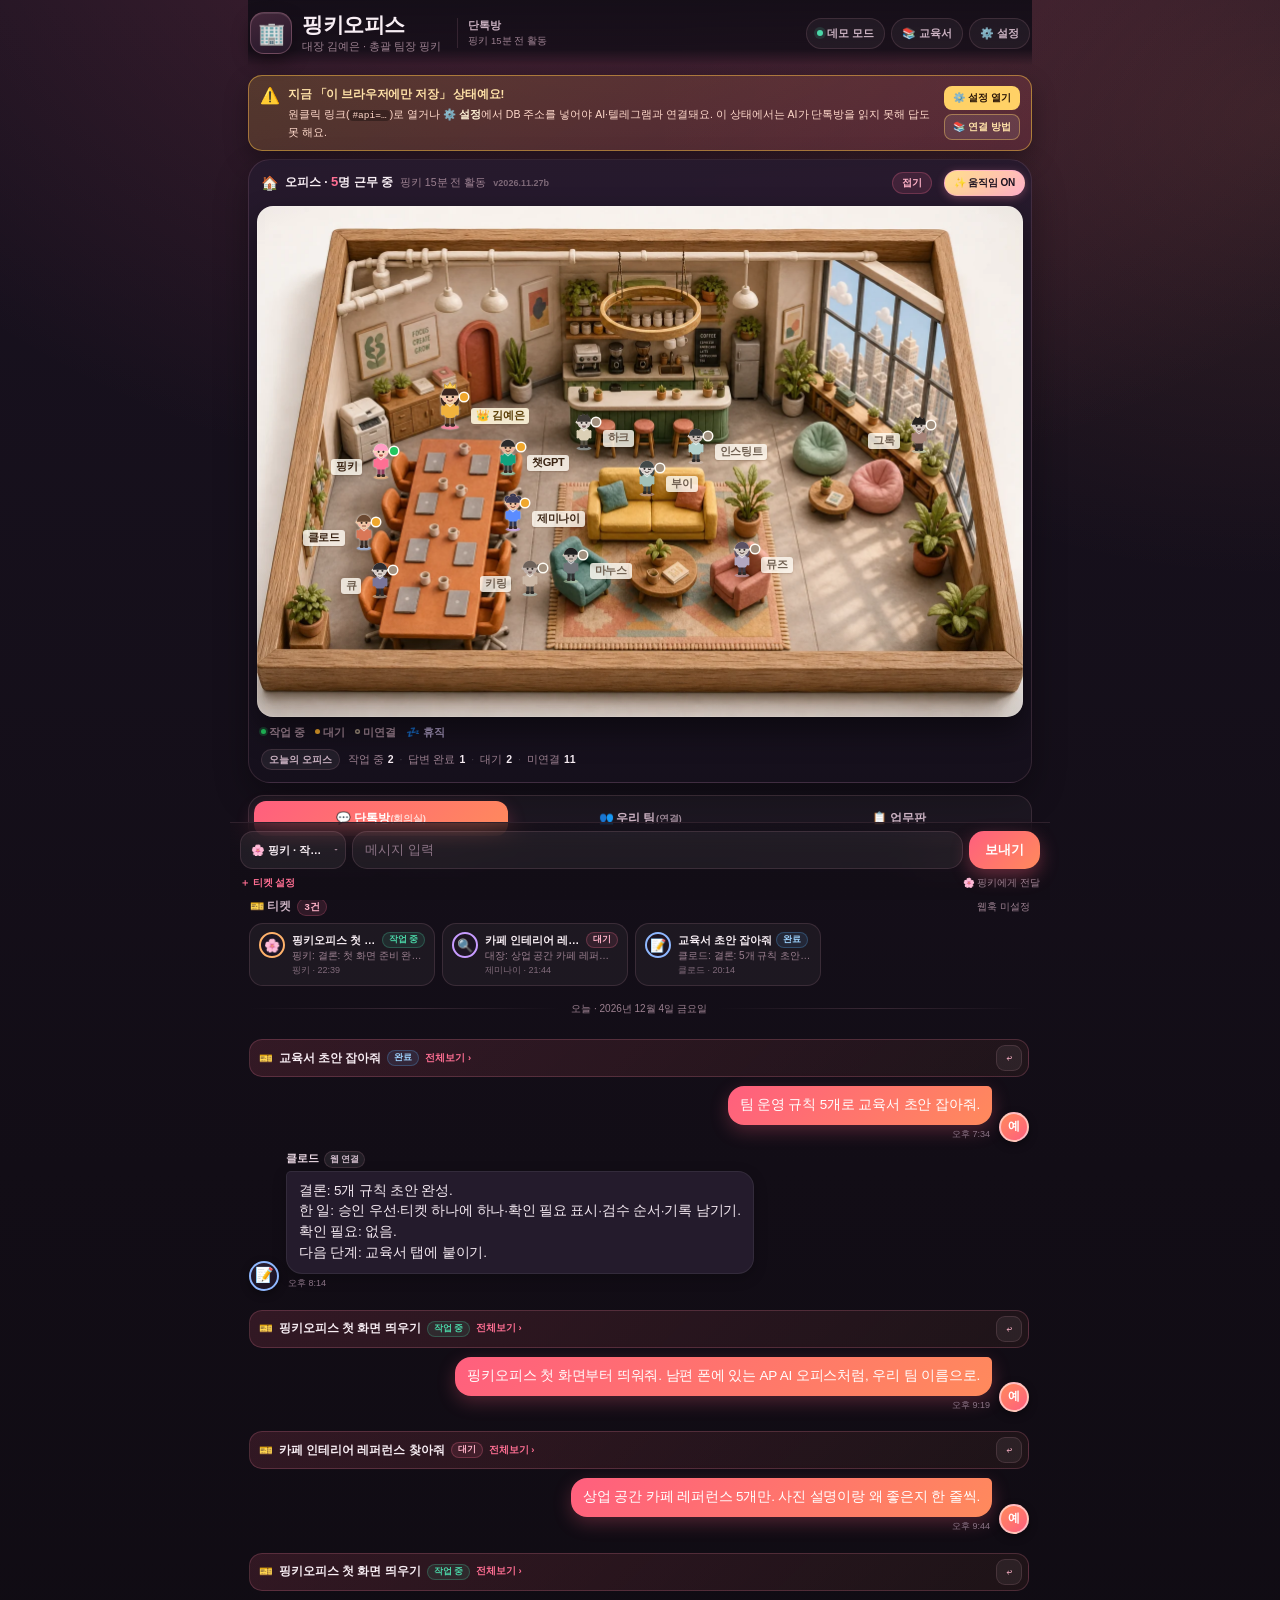
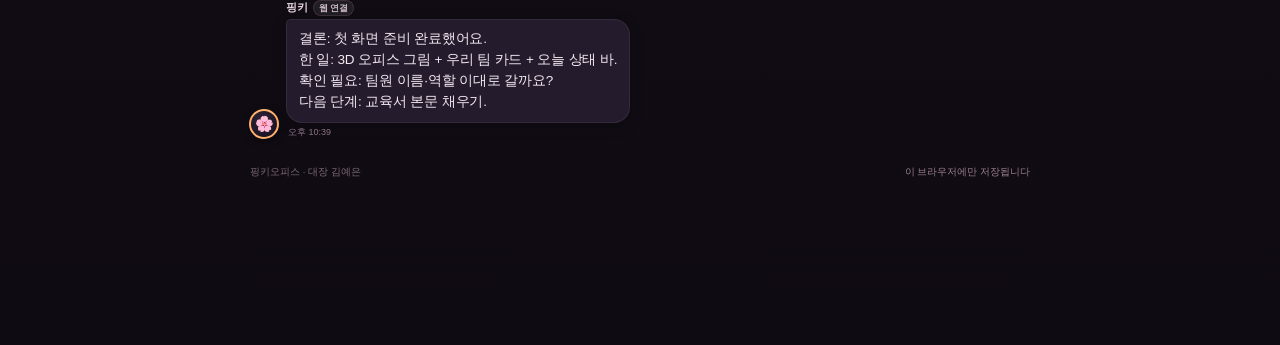
<file: index.html>
<!DOCTYPE html>
<html lang="ko">
<head>
<meta charset="utf-8" />
<meta name="viewport" content="width=device-width, initial-scale=1, viewport-fit=cover" />
<title>핑키오피스 · 대장 김예은</title>
<meta name="description" content="대장 김예은과 총괄 팀장 핑키가 함께 쓰는 나만의 AI 오피스 — 좌석 맵과 단톡방" />
<meta name="theme-color" content="#170f13" />
<meta name="robots" content="noindex, nofollow" />
<meta name="apple-mobile-web-app-capable" content="yes" />
<meta name="mobile-web-app-capable" content="yes" />
<meta name="apple-mobile-web-app-title" content="핑키오피스" />
<meta name="apple-mobile-web-app-status-bar-style" content="black-translucent" />
<link rel="apple-touch-icon" sizes="180x180" href="./apple-touch-icon.png" />
<link rel="icon" href="data:image/svg+xml,%3Csvg xmlns='http://www.w3.org/2000/svg' viewBox='0 0 100 100'%3E%3Crect width='100' height='100' rx='24' fill='%23e8365f'/%3E%3Ctext x='50' y='70' font-size='58' text-anchor='middle'%3E%F0%9F%8F%A2%3C/text%3E%3C/svg%3E" />
<link rel="stylesheet" href="./styles.css?v=2026-11-27-people4" />
</head>
<body>
<div class="app">

  <header class="top">
    <div class="brand">
      <div class="brand-icon" aria-hidden="true">🏢</div>
      <div class="brand-text">
        <h1>핑키오피스</h1>
        <p class="brand-sub">대장 김예은 · 총괄 팀장 핑키</p>
      </div>
      <div class="top-room">
        <span class="top-room-name">단톡방</span>
        <span class="top-room-meta" id="liveNote">오늘도 출근 중</span>
      </div>
    </div>

    <div class="pill-row">
      <button type="button" id="demoToggle" class="pill pill-demo" aria-pressed="true">
        <span class="dot" aria-hidden="true"></span><span id="demoLabel">데모 모드</span>
      </button>
      <button type="button" class="pill" data-open="guide" aria-label="교육서">📚 교육서</button>
      <button type="button" class="pill" data-open="settings" aria-label="설정">⚙️ 설정</button>
    </div>
  </header>

  <!-- ================= DB 미연결 경고 ================= -->
  <div class="db-warn" id="dbWarn" role="alert" hidden>
    <span class="dw-ico" aria-hidden="true">⚠️</span>
    <div class="dw-body">
      <b class="dw-title">지금 「이 브라우저에만 저장」 상태예요!</b>
      <p class="dw-text">원클릭 링크(<code>#api=…</code>)로 열거나 <b>⚙️ 설정</b>에서 DB 주소를 넣어야 AI·텔레그램과 연결돼요. 이 상태에서는 AI가 단톡방을 읽지 못해 답도 못 해요.</p>
    </div>
    <div class="dw-actions">
      <button type="button" class="dw-btn" id="dbWarnSettings">⚙️ 설정 열기</button>
      <button type="button" class="dw-btn dw-btn-ghost" id="dbWarnGuide">📚 연결 방법</button>
    </div>
  </div>

  <!-- ================= 오피스 좌석 맵 ================= -->
  <section class="office-dock" aria-label="오피스 좌석 맵">
    <div class="office-bar">
      <button type="button" class="office-title" id="officeToggle" aria-expanded="true" aria-controls="seatWrap">
        <span class="ob-ico" aria-hidden="true">🏠</span>
        <span class="ob-text">오피스 · <b id="officeCount">5</b>명 근무 중</span>
        <span class="ob-live" id="officeLive">핑키 활동 중</span>
        <span class="ob-ver" id="officeVersion">v2026.11.27b</span>
        <span class="ob-fold" id="officeFold">접기</span>
      </button>
      <button type="button" id="motionToggle" class="motion-toggle is-on" aria-pressed="true"
        title="캐릭터가 오피스 안을 돌아다녀요 (누르면 멈춤)">
        <span id="motionLabel">✨ 움직임 ON</span>
      </button>
    </div>

    <div class="seat-wrap" id="seatWrap">
      <div class="clay-room" id="pixelOffice" role="group" aria-label="클레이 오피스 — 팀원마다 자리가 있는 3D 클레이 미니어처 사무실">
        <div id="seatLayer" class="seat-layer"></div>
      </div>
      <div class="clay-legend" aria-hidden="true">
        <span class="lg lg-working"><i></i>작업 중</span>
        <span class="lg"><i></i>대기</span>
        <span class="lg lg-off"><i></i>미연결</span>
        <span class="lg lg-away">💤 휴직</span>
      </div>
      <div class="stats-line">
        <span class="stats-label">오늘의 오피스</span>
        <span id="officeStats" class="stats">불러오는 중…</span>
      </div>
    </div>
  </section>

  <nav class="tabs" role="tablist" aria-label="주요 화면">
    <button type="button" class="tab is-active" data-view="meeting" role="tab" aria-selected="true" aria-controls="view-meeting">💬 단톡방<span class="tab-sub">(회의실)</span></button>
    <button type="button" class="tab" data-view="office" role="tab" aria-selected="false" aria-controls="view-office">👥 우리 팀<span class="tab-sub">(연결)</span></button>
    <button type="button" class="tab" data-view="board" role="tab" aria-selected="false" aria-controls="view-board">📋 업무판</button>
  </nav>

  <div class="notice">
    <span class="n-ico" aria-hidden="true">📢</span>
    <span class="n-label">공지</span>
    <button type="button" class="n-chip" id="wakeToggle" aria-pressed="false"><span id="wakeLabel">깨움: 전원</span></button>
    <span class="n-sep" aria-hidden="true">·</span>
    <button type="button" class="n-chip n-chip-lead" id="leadChip">팀장: 김예은</button>
    <span class="n-hint" id="wakeHint">필요한 팀원만 부르려면 「지명만」</span>
    <button type="button" class="n-chip n-chip-go" id="wakeGo" hidden>지명만으로 바꾸기</button>
  </div>

  <main>

    <!-- ================= 단톡방(회의실) ================= -->
    <section id="view-meeting" class="view is-active" aria-labelledby="meetingTitle">
      <h2 id="meetingTitle" class="sr-only">단톡방(회의실)</h2>

      <div class="rail-head">
        <span class="rail-title">🎫 티켓 <span class="count-chip" id="threadCount">0건</span></span>
        <span class="muted small" id="webhookState">웹훅 미설정</span>
      </div>
      <div id="threadList" class="thread-rail"></div>

      <div id="chatStream" class="chat-stream" role="log" aria-live="polite" aria-label="단톡방 대화"></div>
    </section>

    <!-- ================= 우리 팀(연결) ================= -->
    <section id="view-office" class="view" aria-labelledby="officeTitle" hidden>
      <h2 id="officeTitle" class="sr-only">우리 팀</h2>

      <div class="section-head">
        <h2>우리 팀 <span class="muted small" id="teamCount">13명</span></h2>
        <div class="head-actions">
          <button type="button" class="pill pill-sm" data-goto="meeting">💬 대회의실</button>
          <button type="button" class="pill pill-sm" data-goto="board">📋 업무판</button>
        </div>
      </div>

      <div id="teamGrid" class="team-grid"></div>
      <p class="hint-line">카드의 <b>연결 문구</b>를 누르면 그 AI에 그대로 붙여넣을 프롬프트가 복사돼요.</p>
    </section>

    <!-- ================= 업무판 ================= -->
    <section id="view-board" class="view" aria-labelledby="boardTitle" hidden>
      <div class="section-head">
        <h2 id="boardTitle">📋 업무판</h2>
        <button type="button" class="btn btn-primary btn-sm" id="addTaskBtn">＋ 새 업무</button>
      </div>

      <div class="filter-row" id="boardFilters" role="group" aria-label="상태 필터">
        <button type="button" class="chip is-active" data-filter="전체">전체</button>
        <button type="button" class="chip" data-filter="대기">대기</button>
        <button type="button" class="chip" data-filter="작업 중">작업 중</button>
        <button type="button" class="chip" data-filter="검수 대기">검수 대기</button>
        <button type="button" class="chip" data-filter="완료">완료</button>
        <button type="button" class="chip chip-owner" id="ownerFilterChip" hidden></button>
      </div>

      <div id="board" class="kanban"></div>
      <p class="hint-line">카드의 <b>← →</b> 버튼으로 상태를 옮기고, 제목을 누르면 수정할 수 있어요.</p>
    </section>

  </main>

  <footer class="foot">
    <span>핑키오피스 · 대장 김예은</span>
    <span class="muted" id="storeNote">이 브라우저에만 저장됩니다</span>
  </footer>
</div>

<!-- ================= 단톡방 입력바 ================= -->
<form id="composeForm" class="composer" autocomplete="off" aria-label="메시지 보내기">
  <div class="cp-reply" id="replyTarget" hidden>
    <span class="cp-reply-ico" aria-hidden="true">↩︎</span>
    <span class="cp-reply-text" id="replyTargetText"></span>
    <button type="button" class="cp-reply-x" id="replyTargetClear" aria-label="답장 대상 해제">✕</button>
  </div>
  <div class="cp-extra" id="composeExtra" hidden>
    <input id="composeTitle" type="text" maxlength="60" placeholder="티켓 제목 (비우면 메시지로 자동)" />
    <select id="composeStatus" aria-label="지시 상태">
      <option value="대기">대기</option>
      <option value="작업 중">작업 중</option>
      <option value="완료">완료</option>
    </select>
  </div>
  <div class="cp-main">
    <div class="cp-to">
      <span class="sr-only">담당 지정</span>
      <select id="composeTo" aria-label="담당 지정"></select>
    </div>
    <textarea id="composeBody" rows="1" maxlength="2000" placeholder="메시지 입력"></textarea>
    <button type="submit" class="cp-send" id="composeSend">보내기</button>
  </div>
  <div class="cp-foot">
    <button type="button" class="cp-more" id="composeMoreBtn" aria-expanded="false">＋ 티켓 설정</button>
    <span class="cp-status" id="composeTarget">전원에게 전달</span>
  </div>
</form>

<div id="toast" class="toast" role="status" aria-live="polite" hidden></div>

<!-- ================= 모달: 좌석(팀원) 카드 ================= -->
<div class="modal sheet" id="modal-seat" role="dialog" aria-modal="true" aria-labelledby="seatTitle" hidden>
  <div class="modal-card sheet-card">
    <div class="sheet-grab" aria-hidden="true"></div>
    <div class="modal-head sheet-head">
      <h2 id="seatTitle" class="sr-only">팀원 카드</h2>
      <button type="button" class="icon-btn" data-close aria-label="닫기">✕</button>
    </div>
    <div class="modal-body">
      <div class="seat-sheet-top">
        <div class="seat-big" id="seatEmoji" aria-hidden="true">🌸</div>
        <div class="seat-sheet-id">
          <b id="seatName">핑키</b>
          <p class="muted small" id="seatRole">총괄 팀장</p>
          <p class="muted small" id="seatMeta"></p>
        </div>
        <span class="badge badge-wait" id="seatBadge"><span class="dot"></span>대기</span>
      </div>
      <p class="seat-desc" id="seatDesc"></p>
      <div class="seat-actions" id="seatActions"></div>
    </div>
  </div>
</div>

<!-- ================= 모달: 교육서 ================= -->
<div class="modal" id="modal-guide" role="dialog" aria-modal="true" aria-labelledby="guideTitle" hidden>
  <div class="modal-card">
    <div class="modal-head">
      <h2 id="guideTitle">📚 교육서</h2>
      <button type="button" class="icon-btn" data-close aria-label="닫기">✕</button>
    </div>
    <div class="modal-body">

      <details open>
        <summary>1. 팀 운영 규칙 (5가지)</summary>
        <ol class="rule-list">
          <li><b>모든 결정은 대장 승인 후 실행.</b> 결제·계약·외부 발송·삭제는 절대 혼자 하지 않아요.</li>
          <li><b>지시는 티켓 하나에 하나씩.</b> 제목에 결과물이 보이게 적어요. (예: "카페 오픈 체크리스트 v1")</li>
          <li><b>모르면 '확인 필요'로 남기기.</b> 추측으로 채우지 않고, 대장에게 물어볼 것을 3개 이내로 정리해요.</li>
          <li><b>결과는 한 번에 하나.</b> 초안 → 검수 → 완료 순서로, 검수 전에 다음 단계로 넘어가지 않아요.</li>
          <li><b>기록은 단톡방에.</b> 대화로 끝난 일도 티켓에 한 줄 남겨야 다음에 이어져요.</li>
        </ol>
      </details>

      <details>
        <summary>2. 비서별 보고 양식</summary>
        <p class="muted small">모든 비서는 같은 뼈대(결론 → 한 일 → 확인 필요 → 다음 단계)로 보고해요. 맡은 일에 따라 강조점만 달라요.</p>
        <div id="reportFormats" class="report-list"></div>
      </details>

      <details>
        <summary>3. 단톡방 사용법</summary>
        <ol class="rule-list">
          <li><b>담당을 고르고</b> 메시지를 적어 <b>보내기</b>. 티켓이 새로 열리고 상태는 보통 <span class="tag tag-wait">대기</span>로 시작해요.</li>
          <li>한 티켓에 이어 말하려면 말풍선 위 <b>전체보기</b>로 들어가 답글을 남겨요. 상태가 <span class="tag tag-doing">작업 중</span>으로 바뀝니다.</li>
          <li>결과가 마음에 들면 <span class="tag tag-done">완료</span>. 마음에 안 들면 이유를 적어 다시 <span class="tag tag-wait">대기</span>로 돌려요.</li>
          <li>오피스 좌석 맵에서 팀원을 누르면 그 팀원에게 바로 말을 걸거나 연결 문구를 복사할 수 있어요.</li>
        </ol>
      </details>

      <details>
        <summary>4. 실시간 DB · 텔레그램 연결 방법</summary>
        <ol class="rule-list">
          <li><b>Apps Script</b>: <code>script.new</code> → <code>Code.gs</code>·<code>appsscript.json</code> 붙여넣기 → <b>배포 → 새 배포 → 웹 앱</b>, 실행 계정 <code>나</code>, 액세스 <code>모든 사용자</code> → 나온 <code>/exec</code> 주소 복사.</li>
          <li>우측 상단 <b>⚙️ 설정 → 실시간 DB</b>에 주소를 붙여넣고 <b>저장하고 동기화</b>. 폰·PC가 같은 내용을 보고, 15초마다 새 내용을 확인해요.</li>
          <li><b>텔레그램</b>: 봇(<code>@Pinky_office_bot</code>)에게 <code>/start</code>를 보낸 뒤 설정에서 <b>자동 연결</b>. Chat ID를 알아서 찾고 웹훅까지 걸어요.</li>
          <li>단톡방에 새 지시가 올라오면 텔레그램으로 알림이 와요. 그 알림에 <b>답장</b>하면 같은 티켓에 답글로 달립니다.</li>
          <li><b>n8n</b>도 그대로 쓸 수 있어요: Webhook 노드(POST) → 주소를 설정의 <b>Webhook URL</b>에 저장. (본문: <code>{ type, office, chief, to, title, message, status, createdAt, text }</code>)</li>
        </ol>
      </details>

      <details>
        <summary>5. 자주 하는 실수</summary>
        <ul class="rule-list">
          <li>한 티켓에 여러 가지 일을 몰아넣기 → 결과가 섞여요. 쪼개서 보내세요.</li>
          <li>완료 처리를 안 하기 → "작업 중"이 계속 쌓여 오늘 상태가 안 보여요.</li>
          <li>데모 모드를 켜 둔 채로 실제 일을 하기 → ⚙️ 설정에서 끄면 예시 데이터가 숨겨져요.</li>
        </ul>
      </details>

    </div>
    <div class="modal-foot">
      <button type="button" class="btn btn-ghost" data-close>닫기</button>
    </div>
  </div>
</div>

<!-- ================= 모달: 설정 ================= -->
<div class="modal" id="modal-settings" role="dialog" aria-modal="true" aria-labelledby="settingsTitle" hidden>
  <div class="modal-card">
    <div class="modal-head">
      <h2 id="settingsTitle">⚙️ 설정</h2>
      <button type="button" class="icon-btn" data-close aria-label="닫기">✕</button>
    </div>
    <div class="modal-body">

      <h3 class="block-title">팀원 관리</h3>
      <div id="memberAdmin" class="admin-list"></div>
      <button type="button" class="btn btn-ghost btn-block" id="addMemberBtn">＋ 팀원 추가</button>

      <h3 class="block-title">실시간 DB <span class="muted small">(폰·PC 동기화 · PC를 꺼도 24시간)</span></h3>
      <div class="field">
        <span>Google Apps Script 웹 앱 URL</span>
        <input id="apiUrl" type="url" inputmode="url" placeholder="https://script.google.com/macros/s/.../exec" />
      </div>
      <div class="form-row two">
        <label class="field">
          <span>비밀 키 <span class="muted small">(선택)</span></span>
          <input id="apiSecret" type="text" autocomplete="off" placeholder="비워 두어도 됩니다" />
        </label>
        <div class="field field-btn">
          <span>&nbsp;</span>
          <button type="button" class="btn btn-ghost" id="testApiBtn">연결 확인</button>
        </div>
      </div>
      <p class="muted small" id="apiState">연결 안 함 · 이 브라우저에만 저장</p>
      <div class="form-actions">
        <button type="button" class="btn btn-primary" id="saveApiBtn">저장하고 동기화</button>
      </div>

      <div class="admin-row">
        <div>
          <b>📱 폰에서 한 번에 열기</b>
          <p class="muted small">지금 저장된 DB 주소로 여는 <b>원클릭 링크</b>를 복사해요. 폰 브라우저에 붙여 열면 설정 없이 바로 연결돼요.</p>
          <p class="muted small"><b>홈 화면에 추가</b>는 <b>지금 주소 그대로</b> 저장돼요. 그래서 원클릭 링크(<code>#api=…</code>가 붙은 주소)로 연 상태에서 추가해야 홈 화면 앱에서도 DB가 이어져요. 그냥 주소만 추가하면 앱이 <b>「이 브라우저에만 저장」</b>으로 열려요.</p>
        </div>
        <div class="admin-actions">
          <button type="button" class="mini-btn" id="copyLinkBtn">링크 복사</button>
        </div>
      </div>

      <div class="admin-row">
        <div>
          <b>텔레그램 봇 연결</b>
          <p class="muted small">봇(<code>@Pinky_office_bot</code>)에게 <code>/start</code>를 보낸 뒤 누르면 Chat ID를 자동으로 찾아 알림을 걸어 둡니다.</p>
          <p class="muted small" id="telegramState">텔레그램 준비 전</p>
        </div>
        <div class="admin-actions">
          <button type="button" class="mini-btn" id="testTelegramBtn">알림 테스트</button>
          <button type="button" class="mini-btn" id="connectTelegramBtn">자동 연결</button>
        </div>
      </div>

      <h3 class="block-title">자동화 연결 <span class="muted small">(선택)</span></h3>
      <div class="field">
        <span>Webhook URL</span>
        <input id="webhookUrl" type="url" inputmode="url" placeholder="https://n8n.example.com/webhook/pinky-office" />
      </div>
      <div class="form-row two">
        <label class="field">
          <span>종류</span>
          <select id="webhookKind">
            <option value="n8n">n8n</option>
            <option value="telegram">텔레그램(봇 릴레이)</option>
            <option value="기타">기타</option>
          </select>
        </label>
        <div class="field field-btn">
          <span>&nbsp;</span>
          <button type="button" class="btn btn-ghost" id="testWebhookBtn">테스트 전송</button>
        </div>
      </div>
      <p class="muted small">저장하면 단톡방에서 새 지시를 보낼 때마다 같은 내용이 이 URL로도 전송돼요.</p>
      <div class="form-actions">
        <button type="button" class="btn btn-primary" id="saveWebhookBtn">저장</button>
      </div>

      <h3 class="block-title">데이터</h3>
      <div class="admin-row">
        <div>
          <b>데모 데이터 초기화</b>
          <p class="muted small">예시 업무·지시를 처음 상태로 되돌리고, 직접 만든 항목은 지워요.</p>
        </div>
        <button type="button" class="btn btn-danger btn-sm" id="resetDemoBtn">초기화</button>
      </div>
      <div class="admin-row">
        <div>
          <b>내 데이터 복사</b>
          <p class="muted small">지금 상태를 JSON으로 클립보드에 복사해요. 백업용.</p>
        </div>
        <button type="button" class="btn btn-ghost btn-sm" id="exportBtn">복사</button>
      </div>

    </div>
    <div class="modal-foot">
      <button type="button" class="btn btn-ghost" data-close>닫기</button>
    </div>
  </div>
</div>

<!-- ================= 모달: 팀원 편집 ================= -->
<div class="modal" id="modal-member" role="dialog" aria-modal="true" aria-labelledby="memberTitle" hidden>
  <div class="modal-card">
    <div class="modal-head">
      <h2 id="memberTitle">팀원 편집</h2>
      <button type="button" class="icon-btn" data-close aria-label="닫기">✕</button>
    </div>
    <form id="memberForm" class="modal-body" autocomplete="off">
      <input type="hidden" id="memberId" />
      <div class="form-row two">
        <label class="field">
          <span>이모지</span>
          <input id="memberEmoji" type="text" maxlength="4" placeholder="🌸" required />
        </label>
        <label class="field">
          <span>이름</span>
          <input id="memberName" type="text" maxlength="20" placeholder="핑키" required />
        </label>
      </div>
      <label class="field">
        <span>역할</span>
        <input id="memberRole" type="text" maxlength="40" placeholder="총괄 팀장 · 분업 · 검수" required />
      </label>
      <label class="field">
        <span>한 줄 소개</span>
        <textarea id="memberDesc" rows="2" maxlength="120" placeholder="지시를 티켓으로 쪼개고 결과를 모아 보고합니다."></textarea>
      </label>
      <div class="form-row two">
        <label class="field">
          <span>상태 배지</span>
          <select id="memberStatus">
            <option value="대기">대기</option>
            <option value="작업 중">작업 중</option>
            <option value="완료">완료</option>
            <option value="미연결">미연결</option>
            <option value="휴직 중">휴직 중</option>
            <option value="대장">대장</option>
          </select>
        </label>
        <label class="field checkbox-field">
          <span>연결</span>
          <label class="switch-row"><input type="checkbox" id="memberConnected" /> <span>연결됨</span></label>
        </label>
      </div>
      <div class="form-actions">
        <button type="button" class="btn btn-ghost" data-close>취소</button>
        <button type="submit" class="btn btn-primary">저장</button>
      </div>
    </form>
  </div>
</div>

<!-- ================= 모달: 새 업무 ================= -->
<div class="modal" id="modal-task" role="dialog" aria-modal="true" aria-labelledby="taskTitle" hidden>
  <div class="modal-card">
    <div class="modal-head">
      <h2 id="taskTitle">새 업무</h2>
      <button type="button" class="icon-btn" data-close aria-label="닫기">✕</button>
    </div>
    <form id="taskForm" class="modal-body" autocomplete="off">
      <input type="hidden" id="taskId" />
      <label class="field">
        <span>업무 제목</span>
        <input id="taskName" type="text" maxlength="60" placeholder="예: 카페 오픈 체크리스트" required />
      </label>
      <div class="form-row two">
        <label class="field">
          <span>담당</span>
          <select id="taskOwner"></select>
        </label>
        <label class="field">
          <span>상태</span>
          <select id="taskStatus">
            <option value="대기">대기</option>
            <option value="작업 중">작업 중</option>
            <option value="검수 대기">검수 대기</option>
            <option value="완료">완료</option>
          </select>
        </label>
      </div>
      <label class="field">
        <span>메모 <span class="muted small">(선택)</span></span>
        <textarea id="taskNote" rows="2" maxlength="300" placeholder="마감일, 참고 링크 등"></textarea>
      </label>
      <div class="form-actions">
        <button type="button" class="btn btn-danger btn-sm" id="deleteTaskBtn" hidden>삭제</button>
        <button type="button" class="btn btn-ghost" data-close>취소</button>
        <button type="submit" class="btn btn-primary">저장</button>
      </div>
    </form>
  </div>
</div>

<!-- ================= 모달: 단톡방 스레드 ================= -->
<div class="modal" id="modal-thread" role="dialog" aria-modal="true" aria-labelledby="threadTitle" hidden>
  <div class="modal-card modal-tall">
    <div class="modal-head">
      <div class="thread-head-text">
        <h2 id="threadTitle">지시</h2>
        <p id="threadMeta" class="muted small"></p>
      </div>
      <button type="button" class="icon-btn" data-close aria-label="닫기">✕</button>
    </div>
    <div class="modal-body">
      <div class="status-switch" id="threadStatusSwitch" role="group" aria-label="상태 변경">
        <button type="button" data-status="대기">대기</button>
        <button type="button" data-status="작업 중">작업 중</button>
        <button type="button" data-status="완료">완료</button>
      </div>
      <div id="threadMessages" class="messages"></div>
      <form id="replyForm" class="reply-form" autocomplete="off">
        <label class="field">
          <span>답글 작성자</span>
          <select id="replyFrom">
            <option value="member">담당 비서</option>
            <option value="chief">대장(김예은)</option>
          </select>
        </label>
        <label class="field">
          <span>답글</span>
          <textarea id="replyBody" rows="3" maxlength="3000" placeholder="받은 답이나 다음 지시를 적어 주세요."></textarea>
        </label>
        <div class="form-actions">
          <button type="button" class="btn btn-danger btn-sm" id="deleteThreadBtn">지시 삭제</button>
          <button type="submit" class="btn btn-primary btn-sm">답글 달기</button>
        </div>
      </form>
    </div>
  </div>
</div>

<script src="./app.js?v=2026-11-27-people4"></script>
</body>
</html>
</file>
<file: styles.css>
/* 핑키오피스 — 다크 플럼 + 핑크·코랄 · 오피스 좌석 맵 + 단톡방
   모바일 우선(390px). 760px 이상에서 카드가 2~3열로 펼쳐집니다. */

:root {
  --bg-0: #120d16;
  --bg-1: #191220;
  --bg-2: #211827;
  --panel: rgba(255, 255, 255, 0.045);
  --panel-2: rgba(255, 255, 255, 0.07);
  --card: #241a2c;
  --line: rgba(255, 176, 202, 0.13);
  --line-strong: rgba(255, 176, 202, 0.26);
  --text: #f8eef4;
  --text-dim: #cbb2c2;
  --muted: #9c8090;
  --pink: #ff6f93;
  --pink-soft: #ffb3c8;
  --coral: #ff8a5c;
  --accent: #ff5f7e;
  --mint: #4bd7a8;
  --amber: #ffc247;
  --gray: #94a3b8;
  --danger: #ff5f6d;
  --radius: 20px;
  --radius-sm: 14px;
  --shadow: 0 18px 40px rgba(0, 0, 0, 0.45);
  --font: "Pretendard", "Apple SD Gothic Neo", "Noto Sans KR", -apple-system, BlinkMacSystemFont, "Segoe UI", sans-serif;
}

* { box-sizing: border-box; }
[hidden] { display: none !important; }

html, body { margin: 0; padding: 0; }

html {
  min-height: 100%;
  background-color: var(--bg-0);
}

body {
  font-family: var(--font);
  color: var(--text);
  background-color: var(--bg-0);
  background-image:
    radial-gradient(120% 55% at 50% -8%, rgba(255, 95, 126, 0.22) 0%, rgba(255, 95, 126, 0) 62%),
    radial-gradient(70% 34% at 100% 6%, rgba(255, 138, 92, 0.12) 0%, rgba(255, 138, 92, 0) 70%),
    linear-gradient(180deg, var(--bg-1) 0%, var(--bg-0) 60%, #0f0b12 100%);
  background-repeat: no-repeat;
  background-size: 100% 100%;
  min-height: 100%;
  min-height: 100dvh;
  -webkit-font-smoothing: antialiased;
  -webkit-tap-highlight-color: transparent;
  line-height: 1.5;
  overflow-x: hidden;
}

.app {
  max-width: 820px;
  margin: 0 auto;
  padding: 0 12px calc(150px + env(safe-area-inset-bottom));
}

.sr-only {
  position: absolute; width: 1px; height: 1px;
  padding: 0; margin: -1px; overflow: hidden;
  clip: rect(0 0 0 0); white-space: nowrap; border: 0;
}

.muted { color: var(--muted); }
.small { font-size: 11px; }

/* ---------- 헤더 ---------- */
.top {
  position: sticky;
  top: 0;
  z-index: 30;
  display: flex;
  align-items: center;
  gap: 10px;
  flex-wrap: wrap;
  padding: calc(12px + env(safe-area-inset-top)) 2px 10px;
  background: linear-gradient(180deg, rgba(20, 14, 24, 0.97) 0%, rgba(20, 14, 24, 0.86) 76%, rgba(20, 14, 24, 0) 100%);
  backdrop-filter: blur(16px);
  -webkit-backdrop-filter: blur(16px);
}

.brand { display: flex; align-items: center; gap: 10px; min-width: 0; flex: 1 1 auto; }

.brand-icon {
  width: 42px; height: 42px;
  flex: 0 0 42px;
  display: grid; place-items: center;
  font-size: 22px;
  border-radius: 14px;
  background: linear-gradient(160deg, #43273a, #26182a);
  border: 1px solid var(--line-strong);
  box-shadow: inset 0 1px 0 rgba(255, 255, 255, 0.1), 0 8px 18px rgba(0, 0, 0, 0.35);
}

.brand-text { min-width: 0; }
.brand h1 {
  margin: 0;
  font-size: 19px;
  font-weight: 800;
  letter-spacing: -0.4px;
  line-height: 1.2;
}
.brand-sub {
  margin: 1px 0 0;
  font-size: 11px;
  color: var(--muted);
  white-space: nowrap;
  overflow: hidden;
  text-overflow: ellipsis;
}

.top-room { display: none; }

.pill-row { display: flex; align-items: center; gap: 6px; margin-left: auto; }

.pill {
  display: inline-flex;
  align-items: center;
  gap: 4px;
  padding: 7px 10px;
  font-family: inherit;
  font-size: 11px;
  font-weight: 700;
  color: var(--text-dim);
  background: var(--panel);
  border: 1px solid var(--line);
  border-radius: 999px;
  cursor: pointer;
  white-space: nowrap;
  transition: transform 0.12s ease, background 0.2s ease, color 0.2s ease;
}
.pill:active { transform: scale(0.96); }
.pill .dot {
  width: 6px; height: 6px; border-radius: 50%;
  background: var(--mint);
  box-shadow: 0 0 0 3px rgba(75, 215, 168, 0.14);
}
.pill-demo[aria-pressed="false"] { color: var(--muted); }
.pill-demo[aria-pressed="false"] .dot { background: var(--gray); box-shadow: 0 0 0 3px rgba(148, 163, 184, 0.12); }
.pill-sm { padding: 5px 9px; font-size: 10.5px; }

/* ---------- DB 미연결 경고 배너 ---------- */
.db-warn {
  display: flex;
  align-items: flex-start;
  gap: 8px;
  margin: 10px 0 2px;
  padding: 10px 11px;
  border-radius: 14px;
  border: 1px solid rgba(255, 196, 71, 0.5);
  background: linear-gradient(150deg, rgba(255, 196, 71, 0.18), rgba(255, 95, 126, 0.14));
  box-shadow: 0 10px 24px rgba(0, 0, 0, 0.3);
}
.dw-ico { font-size: 16px; line-height: 1.25; flex: 0 0 auto; }
.dw-body { flex: 1 1 auto; min-width: 0; }
.dw-title { display: block; font-size: 11.5px; font-weight: 800; color: #ffe2a8; letter-spacing: -0.2px; }
.dw-text { margin: 3px 0 0; font-size: 10.5px; line-height: 1.55; color: #ffd9cb; }
.dw-text b { color: #fff3d6; }
.dw-text code { font-size: 9.5px; padding: 0 3px; border-radius: 4px; background: rgba(0, 0, 0, 0.32); }
.dw-actions { display: flex; flex-direction: column; gap: 4px; flex: 0 0 auto; }
.dw-btn {
  padding: 5px 8px;
  font-family: inherit;
  font-size: 10px;
  font-weight: 800;
  color: #2a1608;
  background: #ffd166;
  border: 0;
  border-radius: 8px;
  cursor: pointer;
  white-space: nowrap;
}
.dw-btn-ghost { color: #ffe2a8; background: rgba(255, 255, 255, 0.09); border: 1px solid rgba(255, 209, 102, 0.42); }

/* ---------- 오피스 좌석 맵 ---------- */
.office-dock {
  margin-top: 8px;
  border-radius: 22px;
  border: 1px solid var(--line);
  background: linear-gradient(180deg, rgba(38, 26, 46, 0.9), rgba(22, 16, 28, 0.92));
  box-shadow: 0 14px 34px rgba(0, 0, 0, 0.32);
  overflow: hidden;
}

.office-bar {
  display: flex;
  align-items: center;
  gap: 4px;
  padding: 2px 6px 2px 2px;
}

/* ✨ 움직임 ON / ⏸️ 멈춤 */
.motion-toggle {
  flex: 0 0 auto;
  display: inline-flex;
  align-items: center;
  gap: 3px;
  padding: 5px 9px;
  font-family: inherit;
  font-size: 10px;
  font-weight: 800;
  letter-spacing: -0.2px;
  color: #7d6877;
  background: rgba(255, 255, 255, 0.05);
  border: 1px solid rgba(255, 255, 255, 0.12);
  border-radius: 999px;
  cursor: pointer;
  white-space: nowrap;
  -webkit-tap-highlight-color: transparent;
}
.motion-toggle.is-on {
  color: #1c1220;
  background: linear-gradient(135deg, #ffe08a, #ffb0c8);
  border-color: rgba(255, 176, 200, 0.7);
  box-shadow: 0 2px 8px rgba(255, 140, 170, 0.32);
}
.motion-toggle:active { transform: scale(0.96); }

.office-title {
  display: flex;
  align-items: center;
  gap: 7px;
  flex: 1 1 auto;
  min-width: 0;
  width: auto;
  padding: 10px 8px 10px 10px;
  font-family: inherit;
  font-size: 12px;
  font-weight: 600;
  color: var(--text-dim);
  background: none;
  border: 0;
  cursor: pointer;
  text-align: left;
}
.office-title .ob-ico { font-size: 14px; }
.office-title .ob-text { color: var(--text); font-weight: 700; white-space: nowrap; }
.office-title .ob-text b { color: var(--pink); font-size: 13px; }
.office-title .ob-live {
  color: var(--muted);
  font-size: 10.5px;
  font-weight: 500;
  overflow: hidden;
  text-overflow: ellipsis;
  white-space: nowrap;
  min-width: 0;
}
.office-title .ob-ver { display: none; }
.office-title .ob-fold {
  margin-left: auto;
  flex: 0 0 auto;
  padding: 3px 9px;
  font-size: 10px;
  font-weight: 700;
  color: var(--pink-soft);
  background: rgba(255, 111, 147, 0.12);
  border: 1px solid rgba(255, 111, 147, 0.24);
  border-radius: 999px;
}

.seat-wrap { padding: 0 8px 10px; }

/* ========== 클레이 오피스 (3D 미니어처 디오라마) ========== */
.clay-room {
  position: relative;
  aspect-ratio: 3 / 2;
  border-radius: 16px;
  overflow: hidden;
  background: #ece0d1 url("./clay-office.webp") center center / 100% 100% no-repeat;
  box-shadow:
    0 14px 30px rgba(0, 0, 0, 0.45),
    inset 0 0 0 1px rgba(255, 255, 255, 0.16);
  -webkit-tap-highlight-color: transparent;
}
/* 가장자리를 살짝 어둡게 해서 이름표가 잘 읽히게 */
.clay-room::after {
  content: "";
  position: absolute;
  inset: 0;
  pointer-events: none;
  background: radial-gradient(118% 86% at 50% 38%, rgba(28, 16, 10, 0) 56%, rgba(28, 16, 10, 0.24) 100%);
  z-index: 1;
}

.seat-layer { position: absolute; inset: 0; z-index: 2; }

/* ---------- 자리 핀 (아바타 + 옆 이름표) ---------- */
.desk-seat {
  position: absolute;
  left: calc(var(--x, 50) * 1%);
  top: calc(var(--y, 50) * 1%);
  width: 16px;
  height: 16px;
  transform: translate(-50%, -50%);
  padding: 0;
  font-family: inherit;
  background: none;
  border: 0;
  cursor: pointer;
  z-index: 3;
  /* 움직임 ON: 좌석 사이를 부드럽게 오감 (--walk는 자리마다 조금씩 다름) */
  transition: transform 0.12s ease, left var(--walk, 2.4s) ease-in-out, top var(--walk, 2.4s) ease-in-out;
  -webkit-tap-highlight-color: transparent;
}
.desk-seat > span { pointer-events: none; }
.desk-seat:hover,
.desk-seat:focus-visible {
  transform: translate(-50%, -50%) scale(1.2);
  outline: none;
  z-index: 8;
}
.desk-seat:active { transform: translate(-50%, -50%) scale(0.94); }

/* 미니 사람 캐릭터: 자리 핀 위에 서 있는 2D 캐릭터 (머리·옷 색·표정이 팀원마다 다름) */
.ds-avatar {
  position: absolute;
  left: 50%;
  bottom: -1px;
  width: 16.5px;
  height: 22.4px;
  margin-left: -8.25px;
  transform: scaleX(1);
  transition: transform 0.18s ease;
  pointer-events: none;
}
.desk-seat.is-left .ds-avatar { transform: scaleX(-1); }

.ds-person {
  display: block;
  width: 100%;
  height: 100%;
  overflow: visible;
  /* 밝은 오피스 배경에서도 캐릭터 윤곽이 보이게 얇은 흰 테두리 + 바닥 그림자 */
  filter: drop-shadow(0 0 1px rgba(255, 253, 246, 0.9)) drop-shadow(0 1px 1.2px rgba(42, 22, 8, 0.45));
}
.ds-person .p-spot {
  fill: var(--ring, #ff6f93);
  opacity: 0.55;
}

/* 움직임: 걷기(통통) · 작업 중 톡톡 · 휴직 느리게 · 대장은 잔잔하게 */
.clay-room:not(.is-motion-off) .desk-seat.is-walk .ds-person { animation: personWalk 1.05s ease-in-out infinite; }
.clay-room:not(.is-motion-off) .desk-seat.is-tap .ds-person { animation: personTap 0.9s ease-in-out infinite; }
.clay-room:not(.is-motion-off) .desk-seat.is-sway .ds-person { animation: personIdle 4.4s ease-in-out infinite; }
.clay-room:not(.is-motion-off) .desk-seat.is-idle .ds-person { animation: personIdle 3.6s ease-in-out infinite; }

@keyframes personWalk {
  0%, 100% { transform: translateY(0); }
  50% { transform: translateY(-1.1px); }
}
@keyframes personTap {
  0%, 62%, 100% { transform: translateY(0); }
  72% { transform: translateY(-0.8px); }
  84% { transform: translateY(0.2px); }
}
@keyframes personIdle {
  0%, 100% { transform: translateY(0) rotate(0deg); }
  50% { transform: translateY(-0.5px) rotate(-1.2deg); }
}

/* 멈춤: 자리에서 정지 (애니메이션·이동 전이 모두 끔) */
.clay-room.is-motion-off .ds-person,
.clay-room.is-motion-off .ds-avatar { animation: none !important; }
.clay-room.is-motion-off .desk-seat { transition: transform 0.12s ease; }
.ds-name {
  position: absolute;
  top: 62%;
  left: calc(100% + 2px);
  transform: translateY(-50%);
  padding: 0.5px 2.5px 1px;
  font-size: 6.8px;
  font-weight: 800;
  letter-spacing: -0.3px;
  line-height: 1.2;
  white-space: nowrap;
  color: #3a2413;
  background: rgba(255, 251, 242, 0.82);
  border-radius: 3px;
  box-shadow: 0 1px 1.5px rgba(60, 34, 14, 0.2);
}
.desk-seat.name-left .ds-name { left: auto; right: calc(100% + 2px); }
.ds-dot {
  position: absolute;
  right: -1.5px;
  top: -1.5px;
  width: 5.5px;
  height: 5.5px;
  border-radius: 50%;
  background: #f0a72c;
  box-shadow: 0 0 0 1px #fffdf6;
}

/* 상태: 작업 중(초록 불) · 대기(노랑) · 미연결(회색) · 휴직(💤 보라) */
.desk-seat.is-working .ds-dot {
  background: #22c55e;
  animation: dotPulse 1.7s ease-in-out infinite;
}
.desk-seat.is-off .ds-person { filter: grayscale(0.75) brightness(0.99); }
.desk-seat.is-off .ds-name { color: #6f5f50; }
.desk-seat.is-off .ds-dot { background: #a2917f; }
.desk-seat.is-away .ds-person { filter: grayscale(0.45); opacity: 0.86; }
.desk-seat.is-away .ds-name { color: #574768; background: rgba(250, 246, 255, 0.86); }
.desk-seat.is-away .ds-dot { display: none; }
.desk-seat.is-chief .ds-name { color: #5a3d05; background: rgba(255, 247, 220, 0.9); }
.desk-seat.is-boss { width: 19px; height: 19px; }
.desk-seat.is-boss .ds-avatar { width: 20px; height: 27.1px; margin-left: -10px; }
.desk-seat.is-chief .ds-person .p-spot { opacity: 0.8; }

@keyframes dotPulse {
  0%, 100% { box-shadow: 0 0 0 1px #fffdf6; }
  50% { box-shadow: 0 0 0 1px #fffdf6, 0 0 0 3.5px rgba(34, 197, 94, 0.32); }
}

/* ---------- 상태 범례 ---------- */
.clay-legend {
  display: flex;
  align-items: center;
  gap: 8px;
  flex-wrap: wrap;
  padding: 7px 4px 0;
  font-size: 9.5px;
  font-weight: 700;
  color: var(--muted);
}
.clay-legend .lg { display: inline-flex; align-items: center; gap: 3px; }
.clay-legend .lg i {
  width: 5px;
  height: 5px;
  border-radius: 50%;
  background: #f0a72c;
}
.clay-legend .lg-working i { background: #22c55e; box-shadow: 0 0 0 2px rgba(34, 197, 94, 0.24); }
.clay-legend .lg-off i { background: transparent; box-shadow: inset 0 0 0 1.4px #a2917f; }
.clay-legend .lg-away { color: #a495bb; }

.stats-line {
  display: flex;
  align-items: center;
  gap: 8px;
  flex-wrap: wrap;
  padding: 9px 4px 2px;
  font-size: 10.5px;
  color: var(--muted);
}
.stats-label {
  padding: 2px 7px;
  border-radius: 999px;
  background: rgba(255, 255, 255, 0.06);
  border: 1px solid var(--line);
  color: var(--text-dim);
  font-weight: 700;
  font-size: 10px;
}
.stats { display: inline-flex; align-items: center; gap: 4px; flex-wrap: wrap; }
.stats b { color: var(--text); font-weight: 800; }
.stats .sep { color: rgba(255, 255, 255, 0.2); margin: 0 2px; }

/* ---------- 탭 ---------- */
.tabs {
  display: flex;
  gap: 5px;
  padding: 5px;
  margin: 12px 0 8px;
  border-radius: 16px;
  background: rgba(255, 255, 255, 0.035);
  border: 1px solid var(--line);
  scroll-margin-top: 110px;
}
.tab {
  flex: 1 1 0;
  padding: 9px 4px;
  font-family: inherit;
  font-size: 12px;
  font-weight: 800;
  letter-spacing: -0.2px;
  color: var(--text-dim);
  background: transparent;
  border: 0;
  border-radius: 12px;
  cursor: pointer;
  white-space: nowrap;
  transition: background 0.18s ease, color 0.18s ease, box-shadow 0.18s ease;
}
.tab-sub { font-size: 9.5px; font-weight: 600; opacity: 0.72; margin-left: 1px; }
.tab.is-active {
  color: #fff;
  background: linear-gradient(135deg, var(--accent), var(--coral));
  box-shadow: 0 8px 18px rgba(255, 95, 126, 0.28);
}

/* ---------- 공지 바 ---------- */
.notice {
  display: flex;
  align-items: center;
  gap: 6px;
  flex-wrap: wrap;
  padding: 7px 9px;
  margin-bottom: 10px;
  border-radius: 14px;
  background: rgba(255, 255, 255, 0.035);
  border: 1px solid var(--line);
  font-size: 11px;
  color: var(--text-dim);
}
.n-ico { font-size: 12px; }
.n-label { font-weight: 800; color: var(--text); font-size: 10.5px; }
.n-sep { color: rgba(255, 255, 255, 0.18); }
.n-chip {
  padding: 3px 8px;
  font-family: inherit;
  font-size: 10.5px;
  font-weight: 700;
  color: var(--text-dim);
  background: rgba(255, 255, 255, 0.05);
  border: 1px solid var(--line);
  border-radius: 999px;
  cursor: pointer;
  white-space: nowrap;
}
.n-chip[aria-pressed="true"] {
  color: #ffe1e9;
  background: rgba(255, 95, 126, 0.18);
  border-color: rgba(255, 95, 126, 0.4);
}
.n-chip-lead { color: var(--pink-soft); border-color: rgba(255, 111, 147, 0.3); }
.n-chip-go {
  color: #fff;
  background: linear-gradient(135deg, rgba(255, 95, 126, 0.85), rgba(255, 138, 92, 0.8));
  border-color: transparent;
}
.n-hint { display: none; color: var(--muted); font-size: 10px; margin-left: auto; }

/* ---------- 티켓 레일 ---------- */
.rail-head {
  display: flex;
  align-items: center;
  justify-content: space-between;
  gap: 8px;
  padding: 0 2px 7px;
  font-size: 11.5px;
  color: var(--text-dim);
}
.rail-title { font-weight: 800; }
.count-chip {
  display: inline-block;
  margin-left: 3px;
  padding: 1px 6px;
  font-size: 9.5px;
  font-weight: 700;
  color: var(--pink-soft);
  background: rgba(255, 111, 147, 0.12);
  border: 1px solid rgba(255, 111, 147, 0.22);
  border-radius: 999px;
}
.rail-head #webhookState { font-size: 9.5px; }

.thread-rail {
  display: flex;
  gap: 7px;
  overflow-x: auto;
  padding: 0 1px 9px;
  scroll-snap-type: x proximity;
  -webkit-overflow-scrolling: touch;
  scrollbar-width: none;
}
.thread-rail::-webkit-scrollbar { display: none; }

.thread-item {
  flex: 0 0 186px;
  display: flex;
  gap: 7px;
  padding: 8px 9px;
  text-align: left;
  font-family: inherit;
  color: inherit;
  background: rgba(255, 255, 255, 0.045);
  border: 1px solid var(--line);
  border-radius: 14px;
  cursor: pointer;
  scroll-snap-align: start;
  transition: transform 0.12s ease, border-color 0.2s ease;
}
.thread-item:active { transform: scale(0.98); border-color: var(--line-strong); }
.ti-avatar {
  flex: 0 0 26px;
  width: 26px; height: 26px;
  display: grid; place-items: center;
  font-size: 13px;
  border-radius: 50%;
  background: #1d1523;
  border: 2px solid var(--ring, var(--pink-soft));
}
.ti-body { min-width: 0; display: grid; gap: 1px; flex: 1 1 auto; }
.ti-top { display: flex; align-items: center; gap: 4px; min-width: 0; }
.ti-title {
  font-size: 11px;
  font-weight: 800;
  color: var(--text);
  overflow: hidden;
  text-overflow: ellipsis;
  white-space: nowrap;
}
.ti-preview {
  font-size: 10px;
  color: var(--muted);
  overflow: hidden;
  text-overflow: ellipsis;
  white-space: nowrap;
}
.ti-time { font-size: 9px; color: #816b7b; }
.rail-empty { font-size: 10.5px; color: var(--muted); padding: 6px 2px 10px; }

/* ---------- 단톡방 ---------- */
.chat-stream {
  display: flex;
  flex-direction: column;
  gap: 9px;
  padding: 2px 3px 10px 1px;
}

.day-divider {
  display: flex;
  align-items: center;
  gap: 10px;
  margin: 4px 0;
  font-size: 10px;
  color: var(--muted);
}
.day-divider::before,
.day-divider::after {
  content: "";
  flex: 1;
  height: 1px;
  background: linear-gradient(90deg, transparent, rgba(255, 176, 202, 0.16), transparent);
}
.day-divider span { white-space: nowrap; }

.ticket-bar {
  display: flex;
  align-items: center;
  gap: 5px;
  margin-top: 10px;
  padding: 5px 6px 5px 9px;
  border-radius: 13px;
  background: linear-gradient(135deg, rgba(255, 95, 126, 0.14), rgba(255, 138, 92, 0.06));
  border: 1px solid rgba(255, 140, 170, 0.2);
}
.ticket-bar:first-child { margin-top: 0; }
.tb-main {
  flex: 1 1 auto;
  display: flex;
  align-items: center;
  gap: 6px;
  min-width: 0;
  padding: 2px 0;
  font-family: inherit;
  background: none;
  border: 0;
  color: var(--text);
  text-align: left;
  cursor: pointer;
}
.tb-ico { font-size: 11px; }
.tb-title {
  font-size: 11.5px;
  font-weight: 800;
  overflow: hidden;
  text-overflow: ellipsis;
  white-space: nowrap;
  min-width: 0;
}
.tb-more { flex: 0 0 auto; font-size: 9.5px !important; color: var(--pink) !important; font-weight: 700; }
.tb-reply {
  flex: 0 0 auto;
  width: 26px; height: 26px;
  display: grid; place-items: center;
  font-size: 12px;
  color: var(--pink-soft);
  background: rgba(255, 255, 255, 0.06);
  border: 1px solid var(--line);
  border-radius: 9px;
  cursor: pointer;
}

.bubble-row { display: flex; align-items: flex-end; gap: 7px; }
.bubble-row.is-chief { justify-content: flex-end; }

.b-ava {
  flex: 0 0 30px;
  width: 30px; height: 30px;
  display: grid; place-items: center;
  font-size: 15px;
  border-radius: 50%;
  background: radial-gradient(circle at 35% 25%, #2c2134, #171020);
  border: 2px solid var(--ring, var(--pink-soft));
  box-shadow: 0 3px 9px rgba(0, 0, 0, 0.38);
}
.b-ava.is-me {
  font-size: 11.5px;
  font-weight: 800;
  color: #fff;
  background: linear-gradient(140deg, var(--coral), var(--accent));
  border-color: rgba(255, 255, 255, 0.55);
}

.b-main { display: flex; flex-direction: column; gap: 3px; max-width: 78%; min-width: 0; }
.bubble-row.is-chief .b-main { align-items: flex-end; }

.b-who { display: flex; align-items: center; gap: 5px; font-size: 10.5px; color: var(--text-dim); }
.leave-chip {
  padding: 0 4px;
  font-size: 8.5px;
  font-weight: 800;
  color: #d9c9ff;
  background: rgba(139, 110, 240, 0.2);
  border: 1px solid rgba(167, 139, 250, 0.36);
  border-radius: 999px;
  white-space: nowrap;
}
.b-ava.is-away { filter: grayscale(0.5); opacity: 0.8; }
.b-name { font-weight: 800; color: #e9d6e2; }

.src-badge {
  padding: 1px 5px;
  font-size: 8.5px;
  font-weight: 700;
  border-radius: 999px;
  color: #cbb7c6;
  background: rgba(255, 255, 255, 0.07);
  border: 1px solid var(--line);
  white-space: nowrap;
}
.src-badge.is-tg {
  color: #9fd4ff;
  background: rgba(60, 170, 255, 0.14);
  border-color: rgba(90, 180, 255, 0.34);
}

.bubble {
  padding: 9px 12px;
  font-size: 12.8px;
  line-height: 1.55;
  letter-spacing: -0.15px;
  border-radius: 16px;
  white-space: pre-wrap;
  word-break: break-word;
  box-shadow: 0 4px 14px rgba(0, 0, 0, 0.24);
}
.b-ai {
  color: #f4e9f1;
  background: #241b2c;
  border: 1px solid rgba(255, 255, 255, 0.07);
  border-top-left-radius: 5px;
}
.b-me {
  color: #fff;
  background: linear-gradient(135deg, #ff5f7e, #ff8a5c);
  border-top-right-radius: 5px;
  box-shadow: 0 6px 18px rgba(255, 95, 126, 0.26);
}
.b-time { padding: 0 2px; font-size: 9px; color: #8a7385; }

.chat-empty {
  padding: 30px 18px 24px;
  text-align: center;
  color: var(--muted);
  font-size: 12px;
  line-height: 1.7;
}
.ce-ico { font-size: 30px; opacity: 0.7; }

/* ---------- 입력바 ---------- */
.composer {
  position: fixed;
  left: 0;
  right: 0;
  bottom: 0;
  z-index: 45;
  width: 100%;
  max-width: 820px;
  margin: 0 auto;
  padding: 8px 10px calc(8px + env(safe-area-inset-bottom));
  background: linear-gradient(180deg, rgba(19, 14, 23, 0.62) 0%, rgba(19, 14, 23, 0.96) 34%, #120d16 100%);
  backdrop-filter: blur(18px);
  -webkit-backdrop-filter: blur(18px);
  border-top: 1px solid rgba(255, 176, 202, 0.12);
}

body.view-board .composer,
body.view-office .composer { display: none; }

.cp-main { display: flex; align-items: flex-end; gap: 6px; }

.cp-to { position: relative; flex: 0 0 auto; }
.cp-to::after {
  content: "▾";
  position: absolute;
  right: 8px;
  top: 50%;
  transform: translateY(-50%);
  font-size: 8px;
  color: var(--muted);
  pointer-events: none;
}
.cp-to select {
  appearance: none;
  -webkit-appearance: none;
  max-width: 106px;
  height: 38px;
  padding: 0 22px 0 10px;
  font-family: inherit;
  font-size: 11px;
  font-weight: 700;
  color: var(--text);
  text-overflow: ellipsis;
  background: rgba(255, 255, 255, 0.06);
  border: 1px solid var(--line);
  border-radius: 13px;
  cursor: pointer;
}
.cp-to select:focus { outline: none; border-color: rgba(255, 95, 126, 0.5); }

#composeBody {
  flex: 1 1 auto;
  min-height: 38px;
  max-height: 120px;
  padding: 9px 12px;
  font-family: inherit;
  font-size: 13px;
  line-height: 1.4;
  color: var(--text);
  background: rgba(255, 255, 255, 0.055);
  border: 1px solid var(--line);
  border-radius: 15px;
  resize: none;
  overflow-y: auto;
}
#composeBody::placeholder { color: #8d7486; }
#composeBody:focus {
  outline: none;
  border-color: rgba(255, 95, 126, 0.5);
  box-shadow: 0 0 0 3px rgba(255, 95, 126, 0.11);
}

.cp-send {
  flex: 0 0 auto;
  height: 38px;
  padding: 0 16px;
  font-family: inherit;
  font-size: 12.5px;
  font-weight: 800;
  color: #fff;
  background: linear-gradient(135deg, var(--accent), var(--coral));
  border: 0;
  border-radius: 15px;
  cursor: pointer;
  box-shadow: 0 7px 18px rgba(255, 95, 126, 0.34);
  transition: transform 0.12s ease;
}
.cp-send:active { transform: scale(0.96); }

.cp-foot {
  display: flex;
  align-items: center;
  justify-content: space-between;
  gap: 8px;
  margin-top: 6px;
  font-size: 9.5px;
  color: var(--muted);
}
.cp-more {
  padding: 2px 0;
  font-family: inherit;
  font-size: 9.5px;
  font-weight: 700;
  color: var(--pink);
  background: none;
  border: 0;
  cursor: pointer;
}
.cp-status { overflow: hidden; text-overflow: ellipsis; white-space: nowrap; }

.cp-extra { display: flex; gap: 6px; margin-bottom: 6px; }
#composeTitle {
  flex: 1 1 auto;
  min-width: 0;
  padding: 8px 10px;
  font-family: inherit;
  font-size: 12px;
  color: var(--text);
  background: rgba(255, 255, 255, 0.055);
  border: 1px solid var(--line);
  border-radius: 11px;
}
#composeTitle::placeholder { color: #8d7486; }
#composeTitle:focus { outline: none; border-color: rgba(255, 95, 126, 0.45); }
#composeStatus {
  flex: 0 0 auto;
  padding: 0 8px;
  font-family: inherit;
  font-size: 11px;
  color: var(--text);
  background: rgba(255, 255, 255, 0.055);
  border: 1px solid var(--line);
  border-radius: 11px;
}

.cp-reply {
  display: flex;
  align-items: center;
  gap: 6px;
  margin-bottom: 6px;
  padding: 4px 8px;
  font-size: 10px;
  color: #ffd3de;
  background: rgba(255, 95, 126, 0.13);
  border: 1px solid rgba(255, 95, 126, 0.26);
  border-radius: 10px;
}
.cp-reply-text { flex: 1 1 auto; overflow: hidden; text-overflow: ellipsis; white-space: nowrap; }
.cp-reply-x {
  flex: 0 0 auto;
  padding: 0 2px;
  font-size: 11px;
  color: #ffd3de;
  background: none;
  border: 0;
  cursor: pointer;
}

/* ---------- 우리 팀 ---------- */
.section-head {
  display: flex;
  align-items: center;
  justify-content: space-between;
  gap: 8px;
  margin: 6px 0 10px;
}
.section-head h2 { margin: 0; font-size: 15px; font-weight: 800; letter-spacing: -0.3px; }
.head-actions { display: flex; gap: 5px; }

.team-grid {
  display: grid;
  grid-template-columns: 1fr;
  gap: 8px;
}

.team-card {
  position: relative;
  display: grid;
  gap: 7px;
  padding: 12px;
  background: rgba(255, 255, 255, 0.04);
  border: 1px solid var(--line);
  border-radius: 16px;
}
.team-card.is-chief { border-color: rgba(255, 176, 202, 0.3); background: linear-gradient(160deg, rgba(255, 95, 126, 0.11), rgba(255, 255, 255, 0.03)); }
.team-card.is-pinky { border-color: rgba(255, 138, 92, 0.28); }
.team-card.is-away { border-color: rgba(167, 139, 250, 0.32); background: rgba(139, 110, 240, 0.07); }
.team-card.is-away .tc-avatar { filter: grayscale(0.5); opacity: 0.85; }

.tc-head { display: flex; align-items: center; gap: 9px; min-width: 0; }
.tc-avatar {
  flex: 0 0 38px;
  width: 38px; height: 38px;
  display: grid; place-items: center;
  font-size: 19px;
  border-radius: 50%;
  background: radial-gradient(circle at 35% 25%, #32253b, #1a1220);
  border: 2px solid rgba(255, 176, 202, 0.35);
}
.team-card.is-chief .tc-avatar { border-color: rgba(255, 215, 128, 0.6); }
.tc-id { min-width: 0; }
.tc-name { font-size: 13px; font-weight: 800; letter-spacing: -0.2px; }
.tc-role {
  font-size: 10px;
  color: var(--muted);
  overflow: hidden;
  text-overflow: ellipsis;
  white-space: nowrap;
}
.badge {
  justify-self: start;
  display: inline-flex;
  align-items: center;
  gap: 4px;
  white-space: nowrap;
  padding: 2px 7px;
  font-size: 9.5px;
  font-weight: 700;
  border-radius: 999px;
  border: 1px solid var(--line);
  color: var(--text-dim);
  background: rgba(255, 255, 255, 0.04);
}
.badge .dot { width: 5px; height: 5px; border-radius: 50%; background: currentColor; }
.badge-chief { color: #ffd884; border-color: rgba(255, 216, 132, 0.32); background: rgba(255, 216, 132, 0.1); }
.badge-doing { color: var(--mint); border-color: rgba(75, 215, 168, 0.32); background: rgba(75, 215, 168, 0.1); }
.badge-done { color: #9fd4ff; border-color: rgba(90, 180, 255, 0.3); background: rgba(90, 180, 255, 0.1); }
.badge-off { color: #a693a1; }
.badge-wait { color: var(--pink-soft); border-color: rgba(255, 111, 147, 0.28); background: rgba(255, 111, 147, 0.08); }
.badge-leave { color: #cdb8ff; border-color: rgba(167, 139, 250, 0.36); background: rgba(139, 110, 240, 0.14); }

.tc-desc {
  margin: 0;
  font-size: 11px;
  line-height: 1.55;
  color: var(--text-dim);
}
.tc-actions { display: flex; gap: 5px; flex-wrap: wrap; }
.tc-actions-sub { margin-top: -2px; }
.tc-actions-sub .btn { flex: 1 1 0; justify-content: center; }

.tag {
  flex: 0 0 auto;
  padding: 1px 6px;
  font-size: 8.5px;
  font-weight: 800;
  border-radius: 999px;
  border: 1px solid var(--line);
  color: var(--text-dim);
  white-space: nowrap;
}
.tag-wait { color: var(--pink-soft); background: rgba(255, 111, 147, 0.1); border-color: rgba(255, 111, 147, 0.26); }
.tag-doing { color: var(--mint); background: rgba(75, 215, 168, 0.1); border-color: rgba(75, 215, 168, 0.26); }
.tag-done { color: #9fd4ff; background: rgba(90, 180, 255, 0.1); border-color: rgba(90, 180, 255, 0.26); }
.tag-review { color: var(--amber); background: rgba(255, 194, 71, 0.1); border-color: rgba(255, 194, 71, 0.26); }

.hint-line {
  margin: 10px 2px 0;
  font-size: 10px;
  line-height: 1.6;
  color: var(--muted);
}
.hint-line b { color: var(--pink-soft); }

/* ---------- 업무판 ---------- */
.filter-row {
  display: flex;
  gap: 5px;
  overflow-x: auto;
  padding-bottom: 8px;
  scrollbar-width: none;
}
.filter-row::-webkit-scrollbar { display: none; }
.chip {
  flex: 0 0 auto;
  padding: 5px 10px;
  font-family: inherit;
  font-size: 10.5px;
  font-weight: 700;
  color: var(--text-dim);
  background: rgba(255, 255, 255, 0.04);
  border: 1px solid var(--line);
  border-radius: 999px;
  cursor: pointer;
  white-space: nowrap;
}
.chip.is-active {
  color: #fff;
  background: linear-gradient(135deg, var(--accent), var(--coral));
  border-color: transparent;
}
.chip-owner { color: var(--pink-soft); border-color: rgba(255, 111, 147, 0.3); }

.kanban { display: grid; grid-template-columns: 1fr; gap: 10px; }
.col {
  padding: 9px;
  border-radius: 16px;
  background: rgba(255, 255, 255, 0.03);
  border: 1px solid var(--line);
}
.col-head { display: flex; align-items: center; gap: 6px; padding: 1px 2px 8px; }
.col-mark { width: 6px; height: 6px; border-radius: 50%; background: var(--pink); }
.col-title { font-size: 11.5px; font-weight: 800; }
.col-count {
  margin-left: auto;
  padding: 0 6px;
  font-size: 9.5px;
  font-weight: 700;
  color: var(--muted);
  background: rgba(255, 255, 255, 0.05);
  border-radius: 999px;
}
.col-body { display: grid; gap: 7px; }

.task {
  padding: 9px 10px;
  border-radius: 13px;
  background: #241a2c;
  border: 1px solid rgba(255, 255, 255, 0.06);
}
.task-top { display: flex; gap: 6px; }
.task-title {
  padding: 0;
  font-family: inherit;
  font-size: 12px;
  font-weight: 700;
  color: var(--text);
  text-align: left;
  background: none;
  border: 0;
  cursor: pointer;
}
.task-note { margin: 5px 0 0; font-size: 10px; color: var(--muted); }
.task-foot { display: flex; align-items: center; gap: 6px; margin-top: 7px; }
.owner-tag {
  padding: 1px 6px;
  font-size: 9px;
  font-weight: 700;
  color: var(--pink-soft);
  background: rgba(255, 111, 147, 0.1);
  border-radius: 999px;
}
.mini-btns { display: flex; gap: 3px; margin-left: auto; }
.mini-btn {
  padding: 3px 7px;
  font-family: inherit;
  font-size: 10px;
  font-weight: 700;
  color: var(--text-dim);
  background: rgba(255, 255, 255, 0.06);
  border: 1px solid var(--line);
  border-radius: 8px;
  cursor: pointer;
}
.mini-btn[disabled] { opacity: 0.35; cursor: default; }

.empty {
  padding: 22px 10px;
  text-align: center;
  font-size: 11.5px;
  line-height: 1.7;
  color: var(--muted);
}

/* ---------- 버튼 ---------- */
.btn {
  display: inline-flex;
  align-items: center;
  justify-content: center;
  gap: 4px;
  padding: 8px 13px;
  font-family: inherit;
  font-size: 11.5px;
  font-weight: 700;
  color: var(--text);
  background: rgba(255, 255, 255, 0.06);
  border: 1px solid var(--line);
  border-radius: 12px;
  cursor: pointer;
  transition: transform 0.12s ease, background 0.2s ease;
}
.btn:active { transform: scale(0.97); }
.btn-primary {
  color: #fff;
  background: linear-gradient(135deg, var(--accent), var(--coral));
  border-color: transparent;
  box-shadow: 0 7px 18px rgba(255, 95, 126, 0.28);
}
.btn-ghost { color: var(--text-dim); background: rgba(255, 255, 255, 0.045); }
.btn-danger { color: #ffbcc4; background: rgba(255, 95, 109, 0.12); border-color: rgba(255, 95, 109, 0.28); }
.btn-leave { color: #cdb8ff; background: rgba(139, 110, 240, 0.12); border-color: rgba(167, 139, 250, 0.32); }
.btn-return { color: #b6ffe0; background: rgba(75, 215, 168, 0.12); border-color: rgba(75, 215, 168, 0.32); }
.btn-sm { padding: 6px 10px; font-size: 10.5px; }
.btn-block { width: 100%; margin-top: 6px; }

.icon-btn {
  flex: 0 0 auto;
  width: 30px; height: 30px;
  display: grid; place-items: center;
  font-size: 13px;
  color: var(--text-dim);
  background: rgba(255, 255, 255, 0.05);
  border: 1px solid var(--line);
  border-radius: 10px;
  cursor: pointer;
}

/* ---------- 푸터 ---------- */
.foot {
  display: flex;
  align-items: center;
  justify-content: space-between;
  gap: 8px;
  padding: 16px 2px 6px;
  font-size: 9.5px;
  color: #7d6877;
}

/* ---------- 모달 ---------- */
.modal {
  position: fixed;
  inset: 0;
  z-index: 60;
  display: grid;
  place-items: center;
  padding: 14px;
  background: rgba(9, 6, 12, 0.68);
  backdrop-filter: blur(6px);
  -webkit-backdrop-filter: blur(6px);
}
.modal-card {
  display: flex;
  flex-direction: column;
  width: 100%;
  max-width: 520px;
  max-height: 88vh;
  border-radius: 22px;
  background: linear-gradient(180deg, #211827, #1a1220);
  border: 1px solid var(--line-strong);
  box-shadow: var(--shadow);
  overflow: hidden;
}
.modal-tall { max-height: 90vh; }

.modal-head {
  display: flex;
  align-items: flex-start;
  gap: 8px;
  padding: 14px 14px 10px;
  border-bottom: 1px solid rgba(255, 255, 255, 0.06);
}
.modal-head h2 { margin: 0; font-size: 15px; font-weight: 800; letter-spacing: -0.3px; }
.thread-head-text { min-width: 0; flex: 1 1 auto; }
.thread-head-text p { margin: 2px 0 0; }
.modal-head .icon-btn { margin-left: auto; }

.modal-body { padding: 13px 14px; overflow-y: auto; }
.modal-foot { padding: 10px 14px calc(12px + env(safe-area-inset-bottom)); border-top: 1px solid rgba(255, 255, 255, 0.06); }
.modal-foot .btn { width: 100%; }

/* 설정·교육서 공통 */
.block-title {
  margin: 18px 0 8px;
  font-size: 12px;
  font-weight: 800;
  color: var(--pink-soft);
}
.block-title:first-child { margin-top: 0; }
.admin-list { display: grid; gap: 6px; }
.admin-row {
  display: flex;
  align-items: center;
  gap: 9px;
  flex-wrap: wrap;
  padding: 9px 10px;
  border-radius: 12px;
  background: rgba(255, 255, 255, 0.035);
  border: 1px solid var(--line);
}
.admin-row > div { min-width: 0; flex: 1 1 140px; }
.admin-row b { font-size: 12px; }
.admin-row p { margin: 2px 0 0; }
.admin-emoji { font-size: 17px; }
.admin-actions { display: flex; gap: 4px; flex: 0 0 auto; }
.admin-row .badge { justify-self: auto; }

.field { display: grid; gap: 4px; margin: 8px 0; }
.field > span { font-size: 10.5px; font-weight: 700; color: var(--text-dim); }
.field input,
.field select,
.field textarea {
  width: 100%;
  padding: 9px 10px;
  font-family: inherit;
  font-size: 12px;
  color: var(--text);
  background: rgba(255, 255, 255, 0.05);
  border: 1px solid var(--line);
  border-radius: 11px;
}
.field textarea { resize: vertical; }
.field input:focus,
.field select:focus,
.field textarea:focus { outline: none; border-color: rgba(255, 95, 126, 0.45); }
.field-btn { align-content: end; }
.form-row { display: grid; gap: 8px; }
.form-row.two { grid-template-columns: 1fr 1fr; }
.form-actions {
  display: flex;
  align-items: center;
  justify-content: flex-end;
  gap: 6px;
  flex-wrap: wrap;
  margin-top: 10px;
}
.checkbox-field { align-content: end; }
.switch-row {
  display: inline-flex;
  align-items: center;
  gap: 6px;
  font-size: 11.5px;
  color: var(--text-dim);
}

details {
  margin-bottom: 8px;
  border-radius: 12px;
  background: rgba(255, 255, 255, 0.03);
  border: 1px solid var(--line);
  overflow: hidden;
}
summary {
  padding: 10px 12px;
  font-size: 12px;
  font-weight: 800;
  cursor: pointer;
  list-style: none;
}
summary::-webkit-details-marker { display: none; }
summary::before { content: "▸ "; color: var(--pink); }
details[open] summary::before { content: "▾ "; }
.rule-list { margin: 0; padding: 0 14px 12px 26px; font-size: 11.5px; line-height: 1.7; color: var(--text-dim); }
.rule-list li { margin: 4px 0; }
.rule-list b { color: var(--text); }
.modal-body details + p { margin-top: 0; }
.report-list { display: grid; gap: 7px; }
.report-card {
  padding: 9px 10px;
  border-radius: 11px;
  background: rgba(255, 255, 255, 0.04);
  border: 1px solid var(--line);
}
.report-card h4 { margin: 0 0 4px; font-size: 11.5px; }
.report-card pre {
  margin: 0;
  font-family: inherit;
  font-size: 10.5px;
  line-height: 1.6;
  color: var(--text-dim);
  white-space: pre-wrap;
}
code {
  padding: 0 3px;
  font-size: 10.5px;
  border-radius: 4px;
  background: rgba(255, 255, 255, 0.08);
}

/* 좌석 카드(바텀 시트) */
.modal.sheet { place-items: end center; padding: 0; }
.sheet-card {
  max-width: 520px;
  border-radius: 22px 22px 0 0;
  padding-bottom: env(safe-area-inset-bottom);
}
.sheet-grab {
  width: 38px; height: 4px;
  margin: 8px auto 2px;
  border-radius: 999px;
  background: rgba(255, 255, 255, 0.16);
}
.sheet-card .modal-head { border-bottom: 0; padding: 2px 14px 0; }
.sheet-head { min-height: 26px; justify-content: flex-end; }
.seat-sheet-top { display: flex; align-items: center; gap: 10px; }
.seat-big {
  width: 46px; height: 46px;
  display: grid; place-items: center;
  font-size: 24px;
  border-radius: 50%;
  background: radial-gradient(circle at 35% 25%, #33263d, #1a1220);
  border: 2px solid var(--ring, var(--pink-soft));
}
.seat-sheet-id { min-width: 0; flex: 1 1 auto; display: grid; gap: 1px; }
.seat-sheet-id b { font-size: 15px; }
.seat-sheet-id p { margin: 0; }
.seat-desc { margin: 10px 0 12px; font-size: 11.5px; line-height: 1.6; color: var(--text-dim); }
.seat-actions { display: grid; gap: 6px; }
.seat-actions .btn { width: 100%; }

/* 스레드 모달 */
.status-switch {
  display: flex;
  gap: 4px;
  padding: 4px;
  margin-bottom: 8px;
  border-radius: 12px;
  background: rgba(255, 255, 255, 0.04);
  border: 1px solid var(--line);
}
.status-switch button {
  flex: 1 1 0;
  padding: 6px 4px;
  font-family: inherit;
  font-size: 10.5px;
  font-weight: 700;
  color: var(--text-dim);
  background: none;
  border: 0;
  border-radius: 9px;
  cursor: pointer;
}
.status-switch button.is-active {
  color: #fff;
  background: linear-gradient(135deg, var(--accent), var(--coral));
}
.messages {
  display: flex;
  flex-direction: column;
  gap: 10px;
  max-height: 44vh;
  padding: 6px 0;
  overflow-y: auto;
}
.msg { display: flex; align-items: flex-end; gap: 6px; }
.msg-chief { justify-content: flex-end; }
.msg-col { display: flex; flex-direction: column; gap: 2px; max-width: 82%; min-width: 0; }
.msg-chief .msg-col { align-items: flex-end; }
.msg-bubble {
  padding: 9px 11px;
  font-size: 12px;
  line-height: 1.55;
  border-radius: 14px;
  background: #241b2c;
  border: 1px solid rgba(255, 255, 255, 0.07);
  white-space: pre-wrap;
  word-break: break-word;
}
.msg-chief .msg-bubble {
  color: #fff;
  background: linear-gradient(135deg, var(--accent), var(--coral));
  border: 0;
  border-top-right-radius: 4px;
}
.msg-member .msg-bubble { border-top-left-radius: 4px; }
.msg-who { font-size: 9.5px; font-weight: 800; color: var(--text-dim); }
.msg-meta { font-size: 8.5px; color: #8a7385; }
.msg-ava {
  flex: 0 0 24px;
  width: 24px; height: 24px;
  display: grid; place-items: center;
  font-size: 12px;
  border-radius: 50%;
  background: #1d1523;
  border: 2px solid var(--ring, var(--pink-soft));
}
.reply-form { margin-top: 10px; padding-top: 10px; border-top: 1px solid rgba(255, 255, 255, 0.07); }

/* ---------- 토스트 ---------- */
.toast {
  position: fixed;
  left: 50%;
  bottom: calc(96px + env(safe-area-inset-bottom));
  z-index: 80;
  max-width: min(88vw, 420px);
  padding: 10px 14px;
  font-size: 11.5px;
  line-height: 1.5;
  color: #fff;
  text-align: center;
  background: rgba(38, 27, 45, 0.97);
  border: 1px solid var(--line-strong);
  border-radius: 14px;
  box-shadow: 0 14px 34px rgba(0, 0, 0, 0.5);
  transform: translate(-50%, 10px);
  opacity: 0;
  transition: opacity 0.2s ease, transform 0.2s ease;
  pointer-events: none;
}
.toast.is-show { opacity: 1; transform: translate(-50%, 0); }

/* ---------- 넓은 화면 ---------- */
@media (min-width: 380px) {
  .ds-avatar { width: 18px; height: 24.4px; margin-left: -9px; }
  .desk-seat.is-boss .ds-avatar { width: 22px; height: 29.9px; margin-left: -11px; }
  .ds-name { font-size: 7.4px; }
}

@media (min-width: 480px) {
  .top-room { display: block; margin-left: 6px; padding-left: 10px; border-left: 1px solid var(--line); }
  .top-room-name { display: block; font-size: 10.5px; font-weight: 800; color: var(--text-dim); }
  .top-room-meta { display: block; font-size: 9.5px; color: var(--muted); }
  .office-title .ob-ver { display: inline; font-size: 9px; color: #7d6877; }
  .n-hint { display: inline; }
  .ds-avatar { width: 20px; height: 27.1px; margin-left: -10px; }
  .desk-seat.is-boss .ds-avatar { width: 24px; height: 32.6px; margin-left: -12px; }
  .ds-name { font-size: 8px; }
  .team-grid { grid-template-columns: 1fr 1fr; }
  .kanban { grid-template-columns: 1fr 1fr; }
}

@media (min-width: 560px) {
  .clay-legend { font-size: 10px; }
}

@media (min-width: 760px) {
  .app { padding: 0 18px calc(160px + env(safe-area-inset-bottom)); }
  .desk-seat { width: 30px; height: 30px; }
  .desk-seat.is-boss { width: 34px; height: 34px; }
  .ds-avatar { width: 32px; height: 43.4px; margin-left: -16px; }
  .desk-seat.is-boss .ds-avatar { width: 38px; height: 51.6px; margin-left: -19px; }
  .ds-name { font-size: 11px; padding: 1px 5px 2px; left: calc(100% + 4px); }
  .desk-seat.name-left .ds-name { right: calc(100% + 4px); }
  .ds-dot { width: 8px; height: 8px; box-shadow: 0 0 0 1.5px #fffdf6; }
  .clay-legend { font-size: 11px; gap: 10px; }
  .brand h1 { font-size: 21px; }
  .team-grid { grid-template-columns: repeat(3, 1fr); }
  .kanban { grid-template-columns: repeat(4, 1fr); }
  .bubble { font-size: 13.5px; }
  .b-main { max-width: min(78%, 560px); }
  .msg-col { max-width: min(82%, 520px); }
}

@media (prefers-reduced-motion: reduce) {
  * { animation-duration: 0.001ms !important; transition-duration: 0.001ms !important; }
  /* 캐릭터는 통통 튀지 않아도, 좌석 사이 이동은 부드럽게 (순간이동 금지) */
  .desk-seat { transition: transform 0.12s ease, left 2.4s linear, top 2.4s linear !important; }
}
</file>
